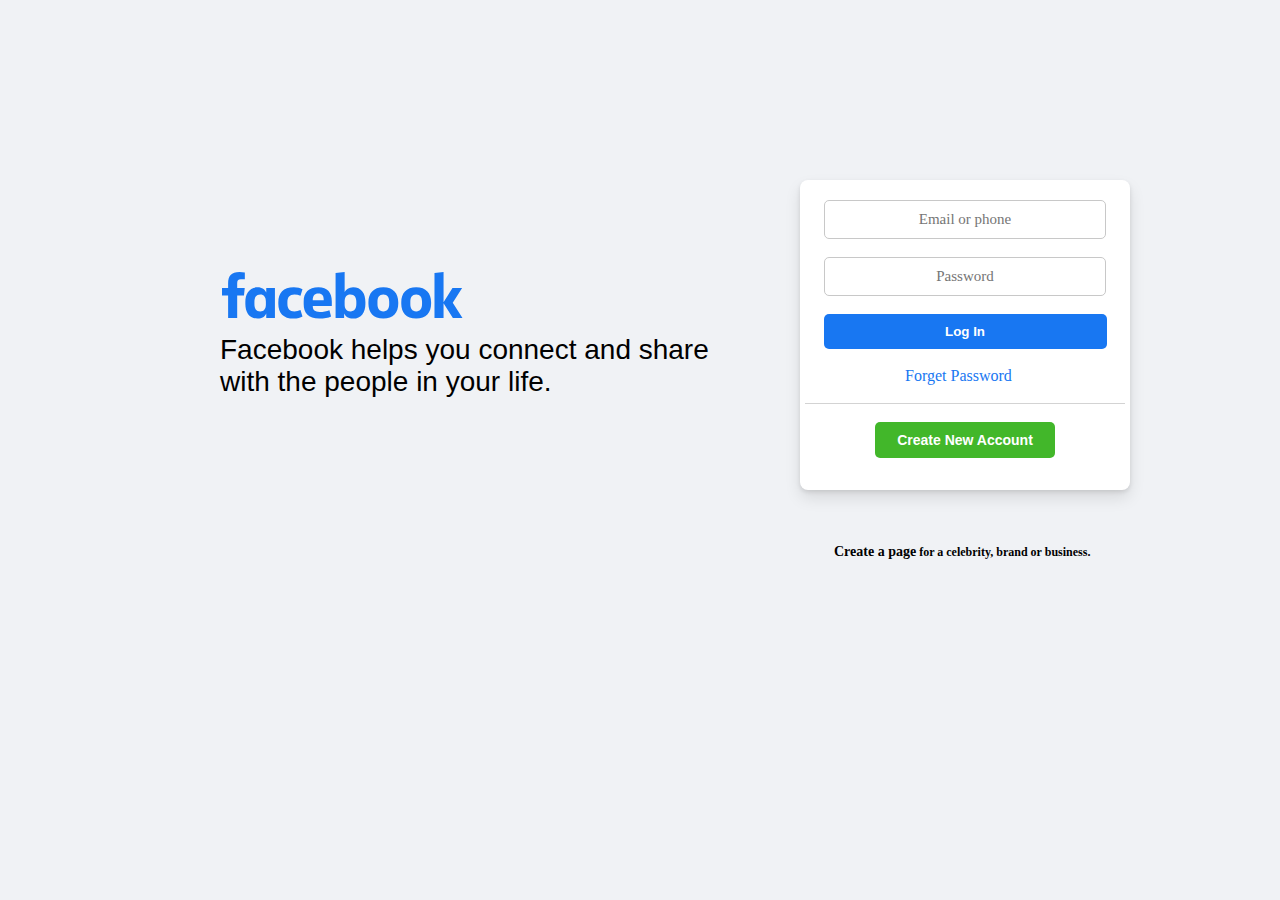
<file: fb/index.html>
<!DOCTYPE html>
<html lang="en">
<head>
    <meta charset="UTF-8">
    <meta http-equiv="X-UA-Compatible" content="IE=edge">
    <meta name="viewport" content="width=device-width, initial-scale=1.0">
    <title>facebook -log in or sign up</title>
    <link rel="stylesheet" href="style.css">
</head>
<body>
    <form action="">
        <input type="text" placeholder="Email or phone"> <br>
        <input type="password" name="" id="" placeholder="Password" maxlength="15">
        <br>
        <button type="submit">Log In</button> <br>
        <a href="" class="f-pws">Forget Password</a> <br>
        <div class="line"></div> <br>
        <button class="btn2" ><a href="signup/index.html" >Create New Account </a></button>
    </form>
    <div class="f-container">
        <img src="images/logo.svg" alt="facebook">
        <h2>Facebook helps you connect and share with the people in your life.</h2>   
    </div>
    <div class="sub-link">
        <a href="">Create a page</a> for a celebrity, brand or business.
    </div>
    </body>
</html>
</file>
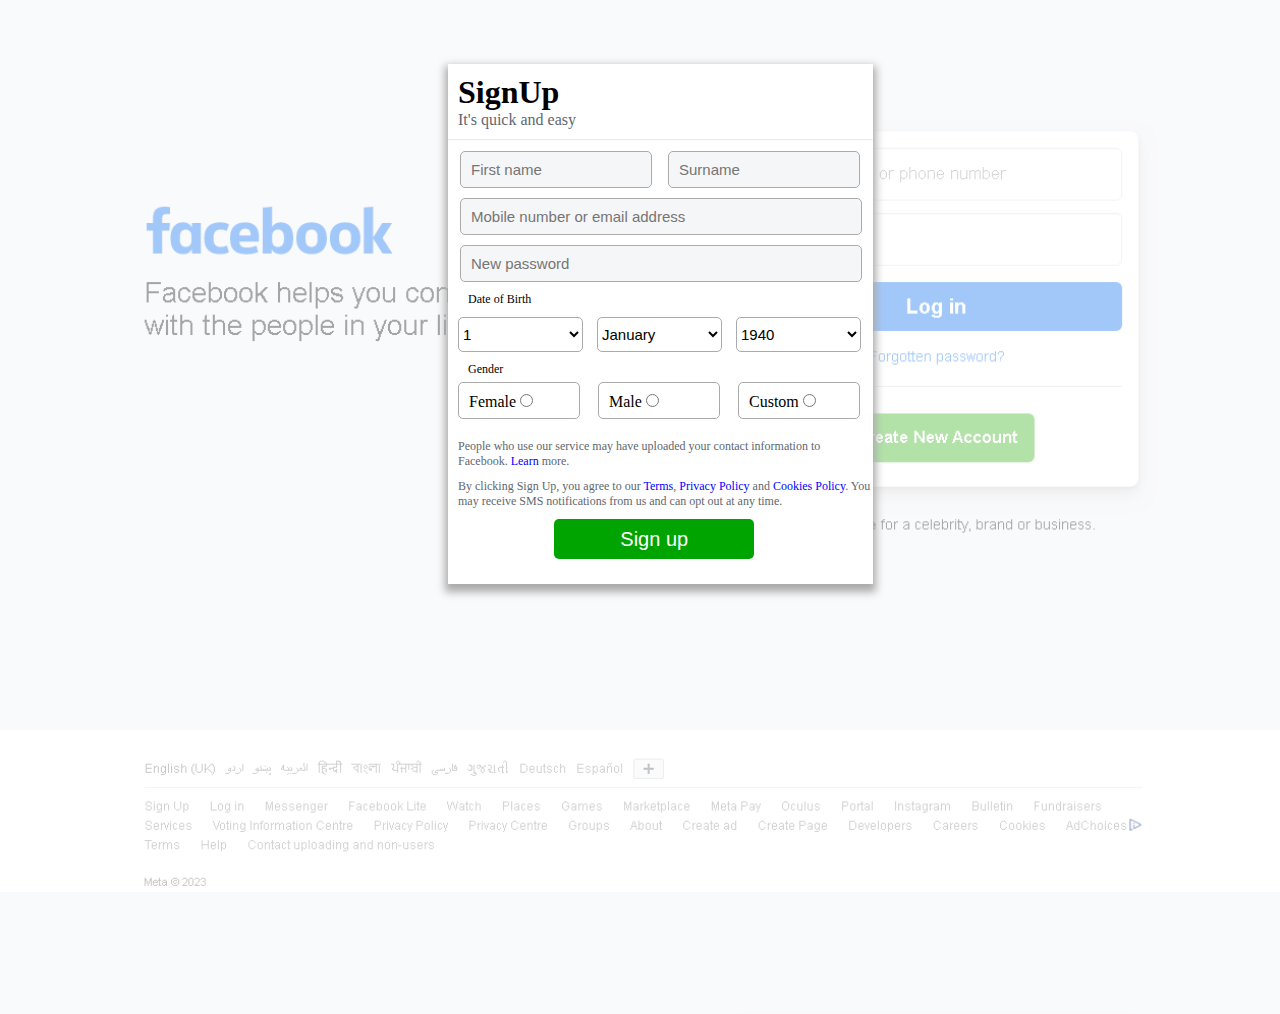
<file: fb/signup/index.html>
<!DOCTYPE html>
<html lang="en">

<head>
    <meta charset="UTF-8">
    <meta http-equiv="X-UA-Compatible" content="IE=edge">
    <meta name="viewport" content="width=device-width, initial-scale=1.0">
    <title>facebook -log in or sign up</title>
    <link rel="stylesheet" href="style.css">
</head>

<body>
    <!-- login page start -->
    <div class="main">
        <form action="">
            <h2 class="first-title">SignUp</h2>
            <p class="sub-title">It's quick and easy</p>
            <hr>
            <!-- input section start -->
            <div class="input">
                <input type="text" placeholder="First name" class="first-name" id="all" required>
                <input type="text" placeholder="Surname" class="sur-name" id="all" required>
                <br>
                <input type="email" placeholder="Mobile number or email address" id="" required class="email">
                <br>
                <input type="password" placeholder="New password" id="" class="password" required>
                <br>
            </div>
            <!-- input section end -->
            <!-- date of birth section start -->
            <p class="sub-title2" id="">Date of Birth</p>
            <select name="days" id="">
                <option value="1">1</option>
                <option value="2">2</option>
                <option value="3">3</option>
                <option value="4">4</option>
                <option value="5">5</option>
                <option value="6">6</option>
                <option value="7">7</option>
                <option value="8">8</option>
                <option value="9">9</option>
                <option value="10">10</option>
                <option value="11">11</option>
                <option value="12">12</option>
                <option value="13">13</option>
                <option value="14">14</option>
                <option value="15">15</option>
                <option value="16">16</option>
                <option value="17">17</option>
                <option value="18">18</option>
                <option value="19">19</option>
                <option value="20">20</option>
                <option value="21">21</option>
                <option value="22">22</option>
                <option value="23">23</option>
                <option value="24">24</option>
                <option value="25">25</option>
                <option value="26">26</option>
                <option value="27">27</option>
                <option value="28">28</option>
                <option value="29">29</option>
                <option value="30">30</option>
                <option value="31">31</option>
            </select>
            <select id="month" name="month">
                <option value="01">January</option>
                <option value="02">February</option>
                <option value="03">March</option>
                <option value="04">April</option>
                <option value="05">May</option>
                <option value="06">June</option>
                <option value="07">July</option>
                <option value="08">August</option>
                <option value="09">September</option>
                <option value="10">October</option>
                <option value="11">November</option>
                <option value="12">December</option>
            </select>
            <select id="year" name="year">
                <option value="1940">1940</option>
                <option value="1941">1941</option>
                <option value="1942">1942</option>
                <option value="1943">1943</option>
                <option value="1944">1944</option>
                <option value="1945">1945</option>
                <option value="1946">1946</option>
                <option value="1947">1947</option>
                <option value="1948">1948</option>
                <option value="1949">1949</option>
                <option value="1950">1950</option>
                <option value="1951">1951</option>
                <option value="1952">1952</option>
                <option value="1953">1953</option>
                <option value="1954">1954</option>
                <option value="1955">1955</option>
                <option value="1956">1956</option>
                <option value="1957">1957</option>
                <option value="1958">1958</option>
                <option value="1959">1959</option>
                <option value="1960">1960</option>
                <option value="1961">1961</option>
                <option value="1962">1962</option>
                <option value="1963">1963</option>
                <option value="1964">1964</option>
                <option value="1965">1965</option>
                <option value="1966">1966</option>
                <option value="1967">1967</option>
                <option value="1968">1968</option>
                <option value="1969">1969</option>
                <option value="1970">1970</option>
                <option value="1971">1971</option>
                <option value="1972">1972</option>
                <option value="1973">1973</option>
                <option value="1974">1974</option>
                <option value="1975">1975</option>
                <option value="1976">1976</option>
                <option value="1977">1977</option>
                <option value="1978">1978</option>
                <option value="1979">1979</option>
                <option value="1980">1980</option>
                <option value="1981">1981</option>
                <option value="1982">1982</option>
                <option value="1983">1983</option>
                <option value="1984">1984</option>
                <option value="1985">1985</option>
                <option value="1986">1986</option>
                <option value="1987">1987</option>
                <option value="1988">1988</option>
                <option value="1989">1989</option>
                <option value="1990">1990</option>
                <option value="1991">1991</option>
                <option value="1992">1992</option>
                <option value="1993">1993</option>
                <option value="1994">1994</option>
                <option value="1995">1995</option>
                <option value="1996">1996</option>
                <option value="1997">1997</option>
                <option value="1998">1998</option>
                <option value="1999">1999</option>
                <option value="2000">2000</option>
                <option value="2001">2001</option>
                <option value="2002">2002</option>
                <option value="2003">2003</option>
                <option value="2004">2004</option>
                <option value="2005">2005</option>
                <option value="2006">2006</option>
                <option value="2007">2007</option>
                <option value="2008">2008</option>
                <option value="2009">2009</option>
                <option value="2010">2010</option>
                <option value="2011">2011</option>
                <option value="2012">2012</option>
                <option value="2013">2013</option>
                <option value="2014">2014</option>
                <option value="2015">2015</option>
                <option value="2016">2016</option>
                <option value="2017">2017</option>
                <option value="2018">2018</option>
                <option value="2019">2019</option>
                <option value="2020">2020</option>
                <option value="2021">2021</option>
                <option value="2022">2022</option>
                <option value="2023">2023</option>
            </select>
            <!-- date of birth section end -->
            <!-- gender section start -->
            <p class="sub-title-3" id="gender">Gender</p>
            <div class="female" id="allgender">
                <label for="female">Female</label>
                <input type="radio" name="gender" value="female">
            </div>
            <div class="male" id="allgender">
                <label for="male">Male</label>
                <input type="radio" name="gender" value="male">
            </div>
            <div class="other" id="allgender">
                <label for="other">Custom</label>
                <input type="radio" name="gender" value="other">
            </div>
            <!-- gender section end -->
            
            <p class="sub-title-4">People who use our service may have uploaded your contact information to Facebook. <a href="">Learn</a>  more.</p>
            <p class="sub-title-5">By clicking Sign Up, you agree to our <a href="">Terms</a>, <a href="">Privacy Policy</a> and <a href="">Cookies Policy</a>. You may receive SMS notifications from us and can opt out at any time.</p>
            <input type="submit" value="Sign up" class="submit" />




        </form>
    </div>
    <!-- login page end -->
</body>

</html>
</file>
<file: fb/style.css>
*{
    margin: 0;
    padding: 0;
    text-decoration: none;
    outline: none;
}
body{
    width: 100%;
    background: #f0f2f5;
}
form{
    background: #fff;
    position: absolute;
    width: 320px;
    height: 270px;
    padding: 20px 5px 20px 5px;
    margin: 180px 800px 0;
    border-radius: 8px;
    box-shadow: 0 2px 4px rgba(0, 0, 0, .1), 0 8px 16px rgba(0, 0, 0, .1);;
}
input[type="text"], input[type="password"]{
    display: block;
    background-color: #fff;
    margin: auto;
    border: 1.5px solid rgb(200, 200, 200);
    width: 200px;
    padding: 10px 40px;
    border-radius: 5px;
    text-align: center;
    color: black;
    font-family: 'Segoe UI';
    font-size: 15px;

}
button{
    border: none;
    background: #1877f2;
    color: white;
    margin: auto;
    width: 283px;
    display: block;
    border-radius: 5px;
    padding: 10px 0;
    font-weight: bold;
    cursor: pointer;
}
.f-pws{
    display: block;
    width: 200px;
    margin: auto;
    color: #1877f2;
    padding-left: 80px;
    font-family: 'Segoe UI';
    font-weight: 400;

}
.line{
    border-top: 1px solid #222;
    opacity: 0.2;
}
.btn2{
    width: 180px;
    font-size: 14px;
    background-color: #42b72a;
    text-align: center;
    cursor: pointer;
    

}
.btn2 a{
    color: rgb(255, 255, 255);


}
.btn2:hover{
    background:linear-gradient(to bottom, #117211, #00a400 )

}

.sub-link {
    width: 270px;
    position: relative;
    color: black;
    padding: 26px 834px;
    font-family: 'Segoe UI';
    font-size: 12px;
    font-weight: 600;
    display: inline-block;
    
    margin-top: 120px;
}
.sub-link a{
    color: black;
    font-size: 14px;
    font-weight: 600;
}
.f-container{
    width: 350px;
    margin-left: 220px;
    margin-top: 30vh;
    font-family: 'Segoe UI';
    display: inline-block;
}
.f-container  img{
    width: 300px;
    height: 106px;
    margin: -28px;
    padding-bottom: 10px;
}
.f-container h2{
    font-family: SFProDisplay-Regular, Helvetica, Arial, sans-serif;
    font-size: 28px;
    font-weight: normal;
    line-height: 32px;
    width: 500px;
}
</file>
<file: fb/signup/style.css>
*{
    margin: 0;
    padding: 0;
   
}
body{
    background-image: url(../images/background.png);
    background-size: cover;
    position: relative;

}
body::before{
    position: absolute;
    background-color: white;
    opacity: 0.6;
    content: "";
    width: 100%;
    height: 100%;
    top: -70px;
    padding-bottom: 500px;
}
/* form section start */
form{
    width: 425px;
    height: 520px;
    margin-left: 35%;
    margin-top: 5%;
    box-shadow: 0 5px 8px 3px #aaa;
    background: white;
    z-index: 10;
    position: relative;
}
/* 1st title and sub title start */
.first-title{
    font-size: 32px;
    padding: 10px 10px 0px 10px;
}
.sub-title{
    color: #606770;
    margin-left: 10px;
}
hr{
    margin-top: 10px;
    opacity: 20%;
}
/* 1st title and sub title end */
/* input aection start */
#all{
    width: 180px;
    border-radius: 5px;
    background: #f5f6f7;
    height: 35px;
    border: 1px solid #aaa;
    font-size: 15px;
    margin-left: 12px;
    margin-top: 10px;
    padding-left: 10px;


}
.email, .password {
    width: 390px;
    border-radius: 5px;
    background: #f5f6f7;
    height: 35px;
    border: 1px solid #aaa;
    font-size: 15px;
    margin-left: 12px;
    margin-top: 10px;
    padding-left: 10px;

}

/* input aection end */
/* date of birth section start */
.sub-title2{
    margin-top: 10px;
    font-size: 12px;
    margin-left: 20px;
}
select{
    width: 125px;
    margin-left: 10px;
    margin-top: 10px;
    height: 35px;
    font-size: 15px;
    background: none;
    border: 1px solid #aaa;
    border-radius: 5px;
}
/* date of birth section end */
/* gender section start */
.sub-title-3{
    margin-top: 10px;
    margin-left: 20px;
    font-size: 12px;
}
#allgender{
    width: 110px;
    height: 25px;
    border: 1px solid #aaa;
    padding: 10px 0px 0px 10px;
    border-radius: 5px;
}
.female{
    margin-top: 5px;
    margin-left: 10px;
}
.male{
    margin-top: -37px;
    margin-left: 150px;
}
.other{
    margin-top: -37px;
    margin-left: 290px;
}
    /* gender section end */
/* last section start */
.sub-title-4{
    margin-left: 10px;
    font-size: 12px;
    color: #606770;
    padding-right: 10px;
    padding-top: 20px;
    padding-bottom: 10px;
}
.sub-title-4 a{
    text-decoration: none;
    color: blue;
}
.sub-title-5 {
    margin-left: 10px;
    font-size: 12px;
    color: #606770;
    
}
.sub-title-5 a{
    text-decoration: none;
    color: blue;
}
.submit{
    width: 200px;
    height: 40px;
    background: #00a400;
    color: white;
    border-radius: 5px;
    font-size: 20px;
    border: none;
    margin-left: 25%;
    margin-top: 10px;
    cursor: pointer;


}
.submit:hover{
    background:linear-gradient(to bottom, #117211, #00a400 )

/* last section end */


/* form section end */
</file>
